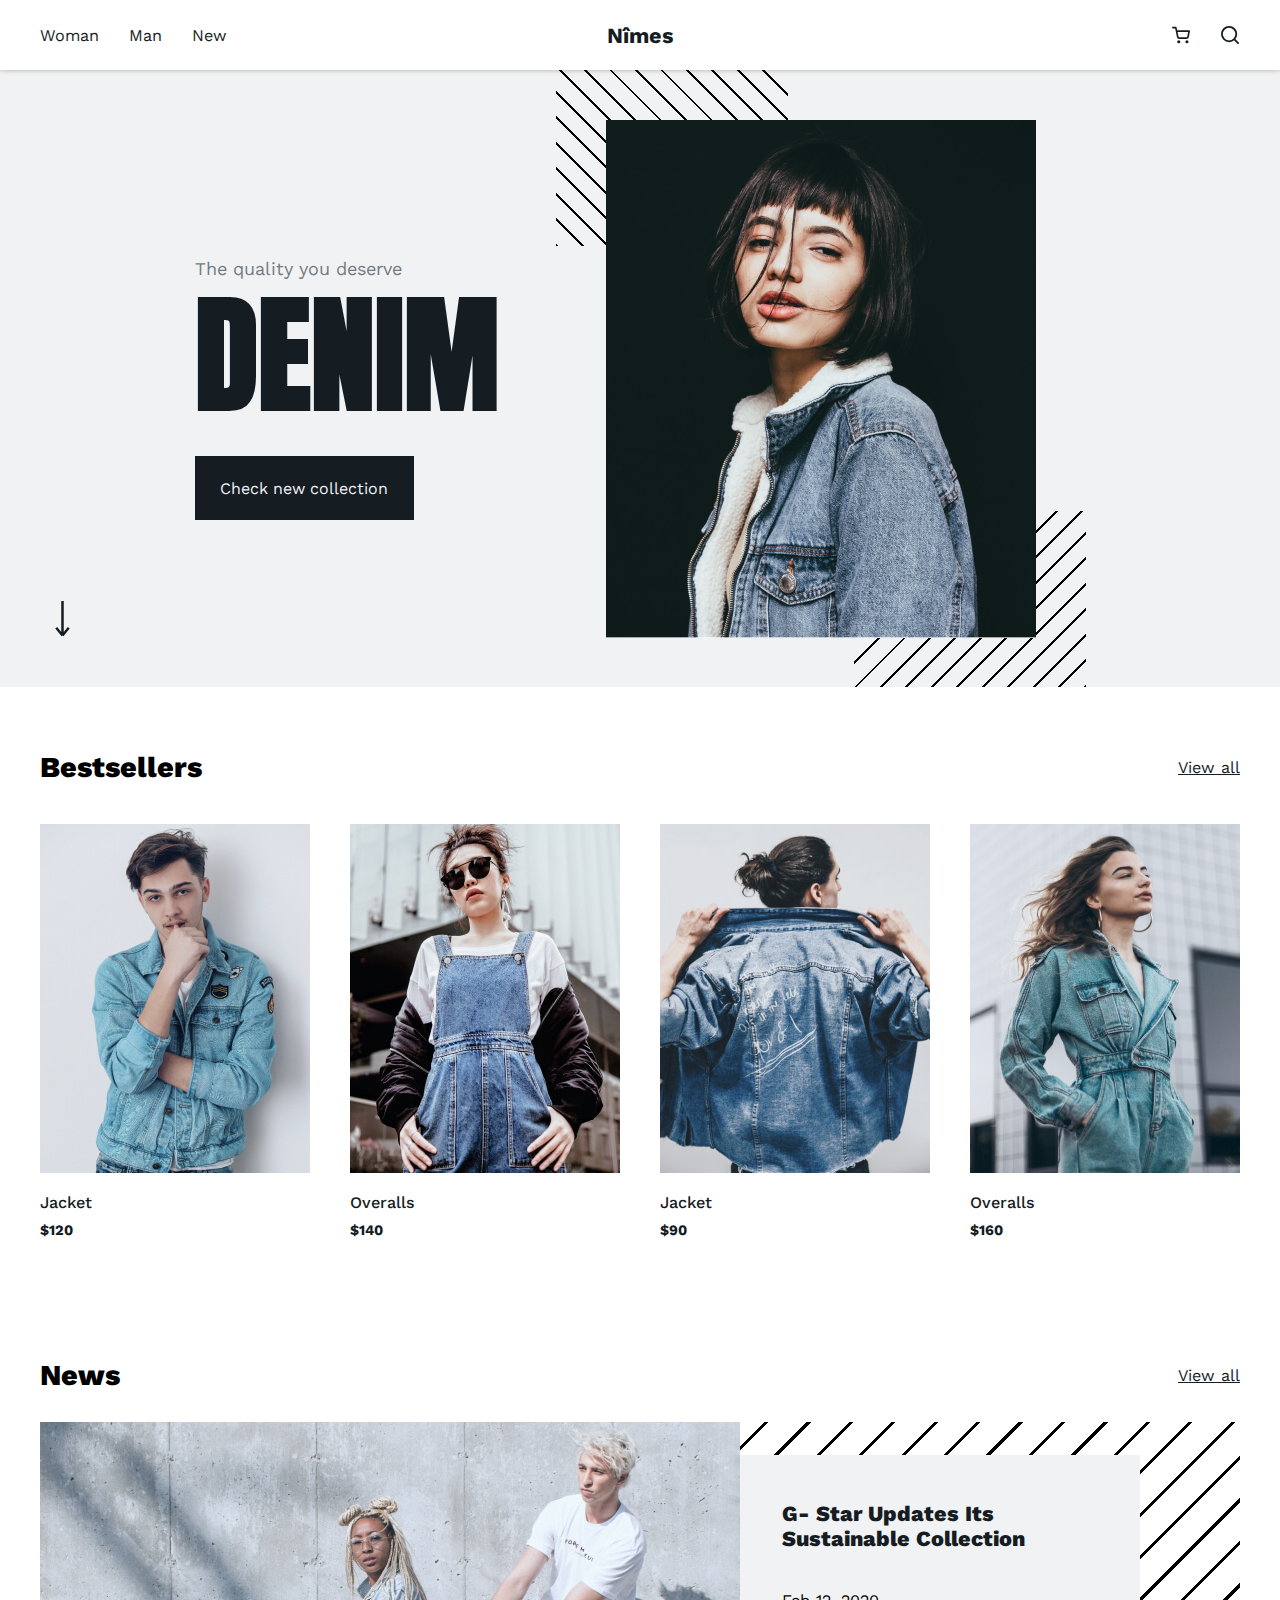
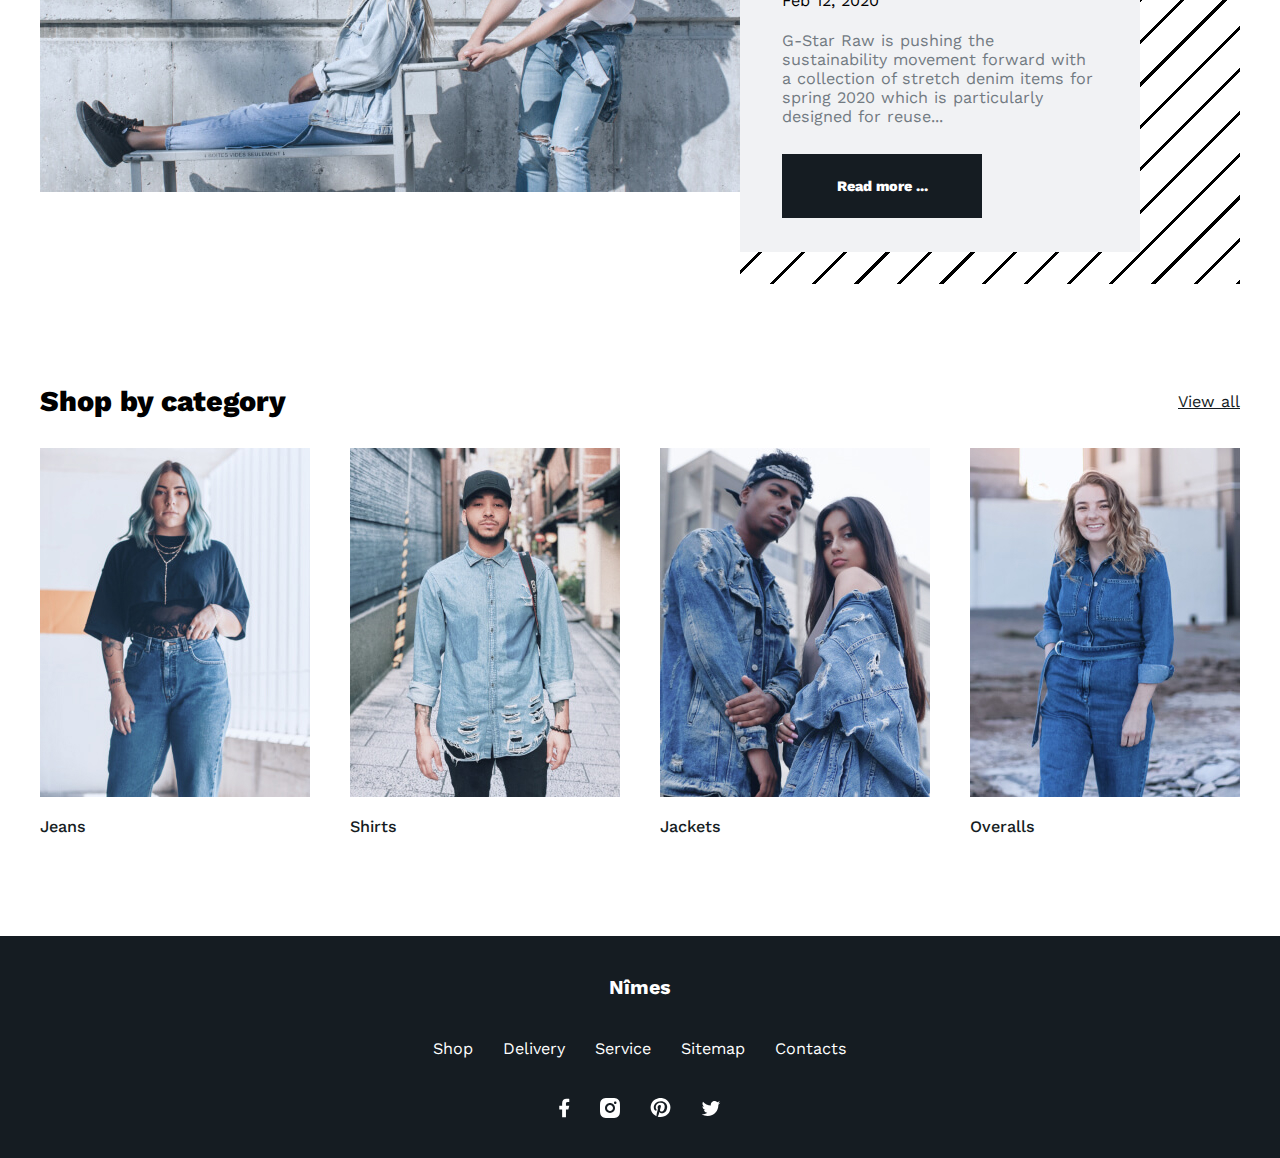
<file: Работы/index.html>
<!DOCTYPE html>
<html lang="ru">
<head>
    <meta charset="UTF-8">
    <meta http-equiv="X-UA-Compatible" content="IE=edge">
    <meta name="viewport" content="width=device-width, initial-scale=1.0">
    <title>Document</title>
    <link rel="stylesheet" href="./css/style.css">
    <link rel="stylesheet" href="./css/header.css">
    <link rel="stylesheet" href="./css/footer.css">
    <link rel="stylesheet" href="./css/main.css">
    <link rel="stylesheet" href="./css/bestsellers.css">
    <link rel="stylesheet" href="./css/shop-by-category.css">
    <link rel="stylesheet" href="./css/news.css">
    <link rel="stylesheet" href="./css/cover.css">

    <link rel="preconnect" href="https://fonts.googleapis.com">
    <link rel="preconnect" href="https://fonts.gstatic.com" crossorigin>
    <link href="https://fonts.googleapis.com/css2?family=Work+Sans:wght@500;700&display=swap" rel="stylesheet">

    <link rel="preconnect" href="https://fonts.googleapis.com">
    <link rel="preconnect" href="https://fonts.gstatic.com" crossorigin>
    <link href="https://fonts.googleapis.com/css2?family=Anton&display=swap" rel="stylesheet">
</head>
<body>

    <header class="page-header">
        <div class="container">
            <nav>
                <ul class="left-menu">
                    <li class="left-menu-item">
                        <a href="#">Woman</a>
                    </li>
                    <li class="left-menu-item">
                        <a href="#">Man</a>
                    </li>
                    <li class="left-menu-item">
                        <a href="#">New</a>
                    </li>
                </ul>

                <a class="logo" href="#">Nîmes</a>
                
                <ul class="right-menu">
                    <li class="right-menu-item">
                        <a href="#">
                            <img src="./img/basket.svg" width="18" height="18">
                        </a>
                    </li>
                    <li class="right-menu-item">
                        <a href="#">
                            <img src="./img/search.svg" width="20" height="18">
                        </a>
                    </li>
                </ul>
            </nav>
        </div>
    </header>

    <main>
        <section class="cover" id="cover">
            <div class="container">
                <div class="column-left">
                    <p>The quality you deserve</p>
                    <h1>DENIM</h1>
                    <a href="#" class="button">Check new collection</a>
                </div>
                    
                <div class="column-right">
                    <div class="background-left"></div>
                    <img src="./img/cover/matheus 1.jpg">
                    <div class="background-right"></div>
                </div>

                <a href="#bestsellers" class="arrow">
                    <img src="./img/arrow.svg">
                </a>
            </div>
        </section>


        <section class="bestsellers" id="bestsellers">
            <div class="container">
                <div class="row-top">
                    <h2>Bestsellers</h2>
                    <a href="#">View all</a>
                </div>

                <div class="products-list">
                    <a href="#" class="products-list-item">
                        <h3>Jacket</h3>
                        <img src="./img/bestsellers/Jacket.jpg">
                        <b>$120</b>
                    </a>
                    <a href="#" class="products-list-item">
                        <h3>Overalls</h3>
                        <img src="./img/bestsellers/Overalls.jpg">
                        <b>$140</b>
                    </a>
                    <a href="#" class="products-list-item">
                        <h3>Jacket</h3>
                        <img src="./img/bestsellers/Jacket-1.jpg">
                        <b>$90</b>
                    </a>
                    <a href="#" class="products-list-item">
                        <h3>Overalls</h3>
                        <img src="./img/bestsellers/Overalls-1.jpg">
                        <b>$160</b>
                    </a>
                </div>
            </div>
        </section>

        <section class="news" id="news">
            <div class="container">
                <div class="row-top">
                    <h2>News</h2>
                    <a href="#">View all</a>
                </div>
                <div class="news-content">
                    <img src="./img/news/news.jpg" height="370">
                    <div class="column-right">
                        <div class="inner-wrapper">
                            <h3>G- Star Updates Its<br>Sustainable Collection</h3>
                            <time>Feb 12, 2020</time>
                            <p>G-Star Raw is pushing the sustainability movement forward with a collection of stretch denim items for spring 2020 which is particularly designed for reuse...</p>
                            <a href="#" class="button">Read more ...</a>
                        </div>
                    </div> 
                </div>
            </div>
        </section>

        <section class="shop-by-category" id="shop-by-category">
            <div class="container">
                <div class="row-top">
                    <h2>Shop by category</h2>
                    <a href="#">View all</a>
                </div>

                <div class="category-list">
                    <a href="#" class="category-list-item">
                        <h3>Jeans</h3>
                        <img src="./img/categories/Jeans-category.jpg">
                    </a>
                    <a href="#" class="category-list-item">
                        <h3>Shirts</h3>
                        <img src="./img/categories/Shirts-category.jpg">
                    </a>
                    <a href="#" class="category-list-item">
                        <h3>Jackets</h3>
                        <img src="./img/categories/Jackets-category.jpg">
                    </a>
                    <a href="#" class="category-list-item">
                        <h3>Overalls</h3>
                        <img src="./img/categories/Overalls-category.jpg">
                    </a>
                </div>
            </div>
        </section>
    </main>

    <footer class="page-footer">
        <div class="container">
            <a class="footer-logo" href="#">Nîmes</a>

            <ul class="navigation-list">
                <li class="navigation-list-item">
                    <a href="#">Shop</a>
                </li>
                <li class="navigation-list-item">
                    <a href="#">Delivery</a>
                </li>
                <li class="navigation-list-item">
                    <a href="#">Service</a>
                </li>
                <li class="navigation-list-item">
                    <a href="#">Sitemap</a>
                </li>
                <li class="navigation-list-item">
                    <a href="#">Contacts</a>
                </li>
            </ul>

            <ul class="social-list">
                <li class="social-list-item">
                    <img src="./img/facebook.svg" width="11" height="20">
                </li>
                <li class="social-list-item">
                    <img src="./img/instagram.svg" width="20" height="20">
                </li>
                <li class="social-list-item">
                    <img src="./img/pinterest.svg" width="21" height="20">
                </li>
                <li class="social-list-item">
                    <img src="./img/twitter.svg" width="20" height="17">
                </li>
            </ul>
        </div>
    </footer>

</body>
</html>
</file>
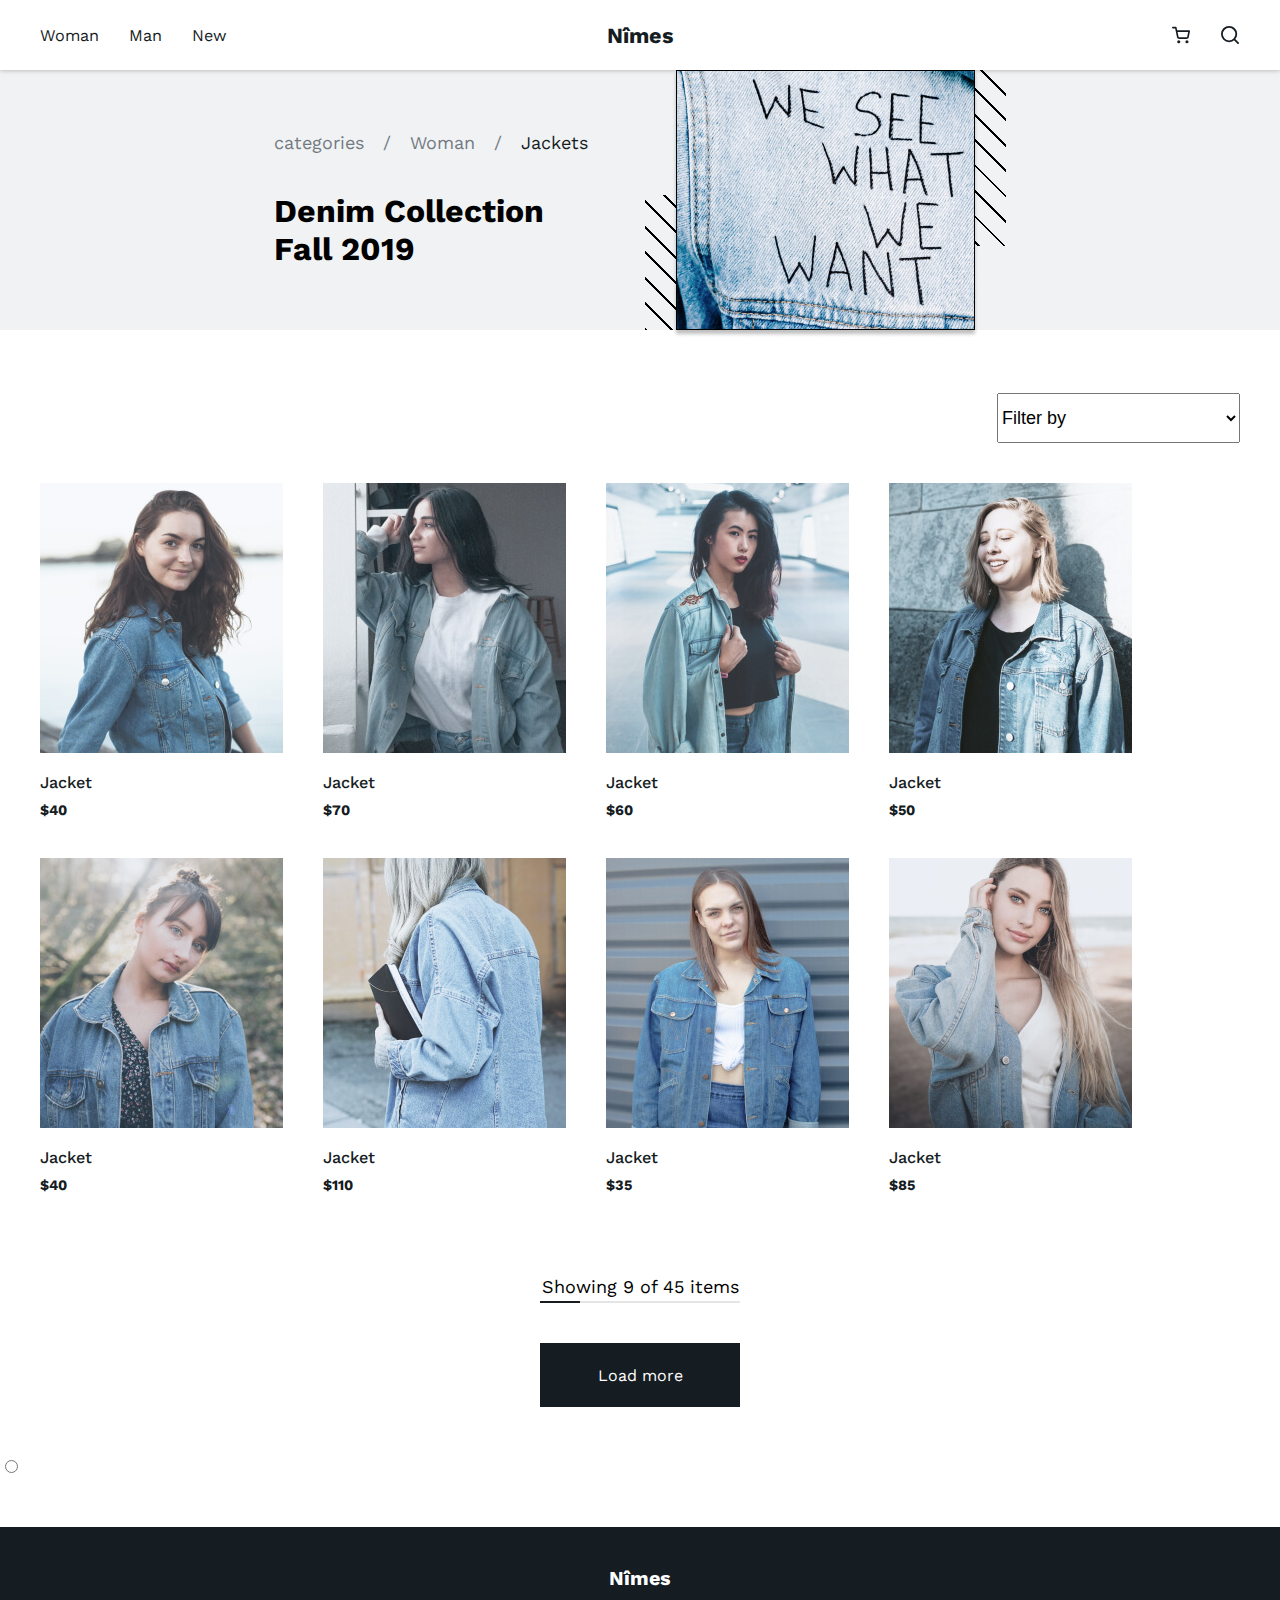
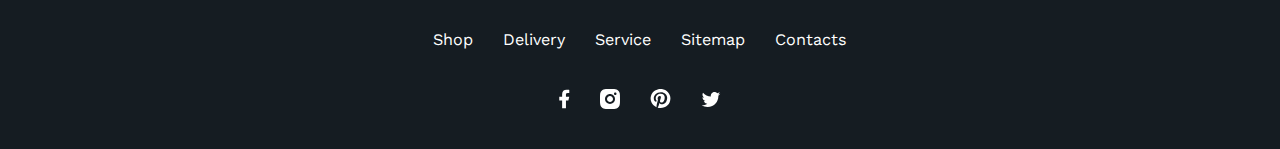
<file: Работы/catalog.html>
<!DOCTYPE html>
<html lang="ru">
<head>
    <meta charset="UTF-8">
    <meta http-equiv="X-UA-Compatible" content="IE=edge">
    <meta name="viewport" content="width=device-width, initial-scale=1.0">
    <title>Document</title>
    <link rel="stylesheet" href="./css/style.css">
    <link rel="stylesheet" href="./css/header.css">
    <link rel="stylesheet" href="./css/footer.css">
    <link rel="stylesheet" href="./css/bestsellers.css">
    <link rel="stylesheet" href="./css/cover-catalog.css">
    <link rel="stylesheet" href="./css/scale.css">
    
    <link rel="preconnect" href="https://fonts.googleapis.com">
    <link rel="preconnect" href="https://fonts.gstatic.com" crossorigin>
    <link href="https://fonts.googleapis.com/css2?family=Work+Sans:wght@500;700&display=swap" rel="stylesheet">

    <link rel="preconnect" href="https://fonts.googleapis.com">
    <link rel="preconnect" href="https://fonts.gstatic.com" crossorigin>
    <link href="https://fonts.googleapis.com/css2?family=Anton&display=swap" rel="stylesheet">
</head>
<body>

    <header class="page-header">
        <div class="container">
            <nav>
                <ul class="left-menu">
                    <li class="left-menu-item">
                        <a href="#">Woman</a>
                    </li>
                    <li class="left-menu-item">
                        <a href="#">Man</a>
                    </li>
                    <li class="left-menu-item">
                        <a href="#">New</a>
                    </li>
                </ul>

                <a class="logo" href="#">Nîmes</a>
                
                <ul class="right-menu">
                    <li class="right-menu-item">
                        <a href="#">
                            <img src="./img/basket.svg" width="18" height="18">
                        </a>
                    </li>
                    <li class="right-menu-item">
                        <a href="#">
                            <img src="./img/search.svg" width="20" height="18">
                        </a>
                    </li>
                </ul>
            </nav>
        </div>
    </header>

    <main>
        <section class="cover-catalog">
            <div class="container">
                <div class="column-left">
                    <div class="links"><a href="#">categories</a> / <a href="#">Woman</a> / <a href="#">Jackets</a></div>
                    <h1>Denim Collection<br>Fall 2019</h1>
                </div>
                <div class="column-right">
                    <img src="./img/catalog/61.png">
                </div>
            </div>
        </section>

        <section class="bestsellers">
            <div class="container">
                <div class="row-top" style="justify-content: flex-end;">
                    <select name="">
                        <option value="">Filter by</option>
                        <option value="">1</option>
                        <option value="">2</option>
                        <option value="">3</option>
                    </select>
                </div>

                <div class="products-list" style="flex-wrap: wrap;">
                    <a href="#" class="products-list-item">
                        <h3>Jacket</h3>
                        <img src="./img/catalog/jacket-5.jpg">
                        <b>$40</b>
                    </a>
                    <a href="#" class="products-list-item">
                        <h3>Jacket</h3>
                        <img src="./img/catalog/jacket-2.jpg">
                        <b>$70</b>
                    </a>
                    <a href="#" class="products-list-item">
                        <h3>Jacket</h3>
                        <img src="./img/catalog/jacket-4.jpg">
                        <b>$60</b>
                    </a>
                    <a href="#" class="products-list-item">
                        <h3>Jacket</h3>
                        <img src="./img/catalog/jacket-6.jpg">
                        <b>$50</b>
                    </a>

                    <a href="#" class="products-list-item">
                        <h3>Jacket</h3>
                        <img src="./img/catalog/jacket-8.jpg">
                        <b>$40</b>
                    </a>
                    <a href="#" class="products-list-item">
                        <h3>Jacket</h3>
                        <img src="./img/catalog/jacket-1.jpg">
                        <b>$110</b>
                    </a>
                    <a href="#" class="products-list-item">
                        <h3>Jacket</h3>
                        <img src="./img/catalog/jacket-3.jpg">
                        <b>$35</b>
                    </a>
                    <a href="#" class="products-list-item">
                        <h3>Jacket</h3>
                        <img src="./img/catalog/jacket-7.jpg">
                        <b>$85</b>
                    </a>
                </div>

                <div class="scale">
                    <p>Showing 9 of 45 items</p>
                    <div class="scale-empty">
                        <div class="scale-comletion"></div>
                    </div>
                    <a href="#" class="button">Load more</a>
                </div>
            </div>
        </section>
        <input type="radio" name="key">
    </main>

    <footer class="page-footer">
        <div class="container">
            <a class="footer-logo" href="#">Nîmes</a>

            <ul class="navigation-list">
                <li class="navigation-list-item">
                    <a href="#">Shop</a>
                </li>
                <li class="navigation-list-item">
                    <a href="#">Delivery</a>
                </li>
                <li class="navigation-list-item">
                    <a href="#">Service</a>
                </li>
                <li class="navigation-list-item">
                    <a href="#">Sitemap</a>
                </li>
                <li class="navigation-list-item">
                    <a href="#">Contacts</a>
                </li>
            </ul>

            <ul class="social-list">
                <li class="social-list-item">
                    <img src="./img/facebook.svg" width="11" height="20">
                </li>
                <li class="social-list-item">
                    <img src="./img/instagram.svg" width="20" height="20">
                </li>
                <li class="social-list-item">
                    <img src="./img/pinterest.svg" width="21" height="20">
                </li>
                <li class="social-list-item">
                    <img src="./img/twitter.svg" width="20" height="17">
                </li>
            </ul>
        </div>
    </footer>

</body>
</html>
</file>
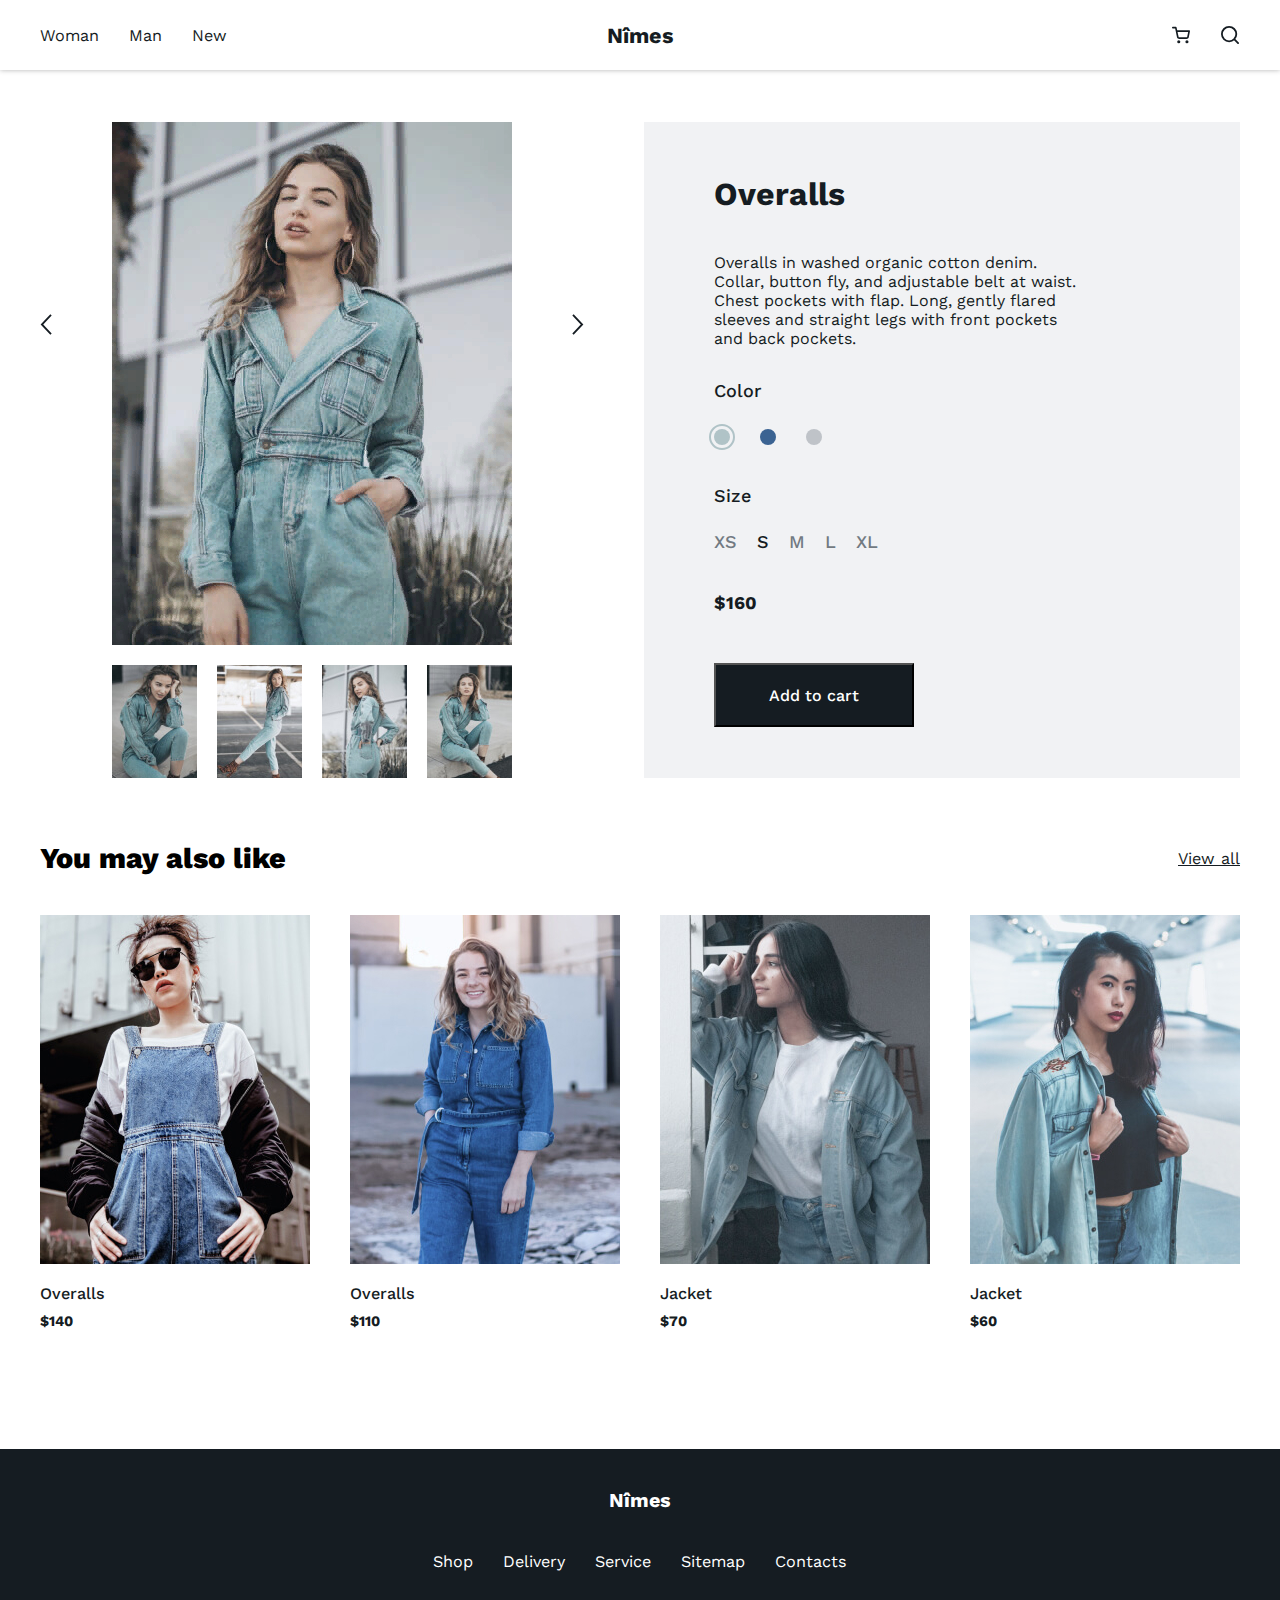
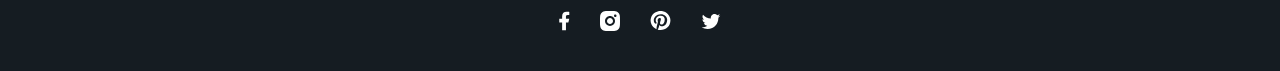
<file: Работы/product.html>
<!DOCTYPE html>
<html lang="ru">
<head>
    <meta charset="UTF-8">
    <meta http-equiv="X-UA-Compatible" content="IE=edge">
    <meta name="viewport" content="width=device-width, initial-scale=1.0">
    <title>Document</title>
    <link rel="stylesheet" href="./css/style.css">
    <link rel="stylesheet" href="./css/header.css">
    <link rel="stylesheet" href="./css/footer.css">
    <link rel="stylesheet" href="./css/main.css">
    <link rel="stylesheet" href="./css/bestsellers.css">
    <link rel="stylesheet" href="./css/shop-by-category.css">
    <link rel="stylesheet" href="./css/news.css">
    <link rel="stylesheet" href="./css/cover.css">
    <link rel="stylesheet" href="./css/product.css">

    <link rel="preconnect" href="https://fonts.googleapis.com">
    <link rel="preconnect" href="https://fonts.gstatic.com" crossorigin>
    <link href="https://fonts.googleapis.com/css2?family=Work+Sans:wght@500;700&display=swap" rel="stylesheet">

    <link rel="preconnect" href="https://fonts.googleapis.com">
    <link rel="preconnect" href="https://fonts.gstatic.com" crossorigin>
    <link href="https://fonts.googleapis.com/css2?family=Anton&display=swap" rel="stylesheet">
</head>
<body>

    <header class="page-header">
        <div class="container">
            <nav>
                <ul class="left-menu">
                    <li class="left-menu-item">
                        <a href="#">Woman</a>
                    </li>
                    <li class="left-menu-item">
                        <a href="#">Man</a>
                    </li>
                    <li class="left-menu-item">
                        <a href="#">New</a>
                    </li>
                </ul>

                <a class="logo" href="#">Nîmes</a>
                
                <ul class="right-menu">
                    <li class="right-menu-item">
                        <a href="#">
                            <img src="./img/basket.svg" width="18" height="18">
                        </a>
                    </li>
                    <li class="right-menu-item">
                        <a href="#">
                            <img src="./img/search.svg" width="20" height="18">
                        </a>
                    </li>
                </ul>
            </nav>
        </div>
    </header>

    <main>
        <section class="product">
            <div class="container">
                <div class="product-all">
                    <button class="arrow-btn prev-btn"></button>
                    <div class="product-img">
                        <img src="./img/product/overalls-1.jpg">
                        <div class="product-img-mini">
                            <img src="./img/product/overalls-2.jpg">
                            <img src="./img/product/overalls-3.jpg">
                            <img src="./img/product/overalls-4.jpg">
                            <img src="./img/product/overalls-5.jpg">
                        </div>
                    </div>
                    <button class="arrow-btn next-btn"></button>
                </div>

                <div class="description">
                    <h1>Overalls</h1>
                    <p>Overalls in washed organic cotton denim. Collar, button fly, and adjustable belt at waist. Chest pockets with flap. Long, gently flared sleeves and straight legs with front pockets and back pockets.</p>
                    <form action="" method="post">
                        <h2>Color</h2>
                        <div class="form-group">
                            <input type="radio" name="color" value="" id="color-1" checked>
                            <label for="color-1"></label>

                            <input type="radio" name="color" value="" id="color-2">
                            <label for="color-2"></label>

                            <input type="radio" name="color" value="" id="color-3">
                            <label for="color-3"></label>
                        </div>
                        <h2>Size</h2>
                        <div class="size">
                            <input type="radio" name="size" value="" id="size-1">
                            <label for="size-1">XS</label>

                            <input type="radio" name="size" value="" id="size-2" checked>
                            <label for="size-2">S</label>

                            <input type="radio" name="size" value="" id="size-3">
                            <label for="size-3">M</label>

                            <input type="radio" name="size" value="" id="size-4">
                            <label for="size-4">L</label>

                            <input type="radio" name="size" value="" id="size-5">
                            <label for="size-5">XL</label>
                        </div>
                        <b>$160</b>
                        <input type="hidden" name="product-id" value="">
                        <input type="submit" value="Add to cart" class="button">
                    </form>
                </div>
        </section>
            </div>
        </div>
        <section class="bestsellers">
            <div class="container">
                <div class="row-top">
                    <h2>You may also like</h2>
                    <a href="#">View all</a>
                </div>
                <div class="products-list" style="flex-wrap: wrap;">
                    <a href="#" class="products-list-item">
                        <h3>Overalls</h3>
                        <img src="./img/bestsellers/Overalls.jpg">
                        <b>$140</b>
                    </a>
                    <a href="#" class="products-list-item">
                        <h3>Overalls</h3>
                        <img src="./img/categories/Overalls-category.jpg">
                        <b>$110</b>
                    </a>
                    <a href="#" class="products-list-item">
                        <h3>Jacket</h3>
                        <img src="./img/product/jacket-1.jpg">
                        <b>$70</b>
                    </a>
                    <a href="#" class="products-list-item">
                        <h3>Jacket</h3>
                        <img src="./img/product/jacket-2.jpg">
                        <b>$60</b>
                    </a>
                </div>
            </div>
        </section>
    </main>

    <footer class="page-footer">
        <div class="container">
            <a class="footer-logo" href="#">Nîmes</a>

            <ul class="navigation-list">
                <li class="navigation-list-item">
                    <a href="#">Shop</a>
                </li>
                <li class="navigation-list-item">
                    <a href="#">Delivery</a>
                </li>
                <li class="navigation-list-item">
                    <a href="#">Service</a>
                </li>
                <li class="navigation-list-item">
                    <a href="#">Sitemap</a>
                </li>
                <li class="navigation-list-item">
                    <a href="#">Contacts</a>
                </li>
            </ul>

            <ul class="social-list">
                <li class="social-list-item">
                    <img src="./img/facebook.svg" width="11" height="20">
                </li>
                <li class="social-list-item">
                    <img src="./img/instagram.svg" width="20" height="20">
                </li>
                <li class="social-list-item">
                    <img src="./img/pinterest.svg" width="21" height="20">
                </li>
                <li class="social-list-item">
                    <img src="./img/twitter.svg" width="20" height="17">
                </li>
            </ul>
        </div>
    </footer>

</body>
</html>
</file>
<file: Работы/css/style.css>
body {
    margin: 0;
    background-color: #FFF;
}

img {
    display: block;
}

.container {
    max-width: 1200px;
    margin: 0 auto;
}

html {
    scroll-behavior: smooth;
}

.button {
    transition-duration: 300ms;
    text-decoration: none;
}

.button:hover {
    transform: scale(1.1);
}
</file>
<file: Работы/css/header.css>
:root {
    --h-scale: 0.9;
}

.page-header {
    position: relative;
    box-shadow: 0 0 5px rgba(0, 0, 0, 0.3);
    background-color: #fff;
    font-family: 'Work Sans', sans-serif;
}

.page-header nav {
    position: relative;
    display: flex;
    justify-content: space-between;
    align-items: center;
    height: 70px;
}

.page-header nav ul {
    display: flex;
    justify-content: center;
    list-style: none;
    margin: 0;
    padding: 0;
}

.page-header nav ul li a {
    text-decoration: none;
    color: #151C22;
    font-size: calc(18px * var(--h-scale));
}

.logo {
    transform: translate(-50%, -50%);
    position: absolute;
    top: 50%;
    left: 50%;
    font-size: calc(25px * var(--h-scale));
    font-weight: 700;
    text-decoration: none;
    color: #151C22;
}

.page-header nav ul li:not(:first-child) {
    margin-left: 30px;
}

.search {
    display: flex;
    justify-content: center;
}

.box:not(:nth-child(2n)) {
    margin: 0 30px 0 0;
}

.logo {
    font-size: calc(24px * var(--h-scale));
}
</file>
<file: Работы/css/footer.css>
:root {
    --f-scale: 0.9;
}

.page-footer {
    background-color: #151C22;
    font-family: 'Work Sans', sans-serif;
    margin-top: 50px;
}

.page-footer .container {
    flex-direction: column;
    height: 222px;
    display: flex;
    justify-content: space-evenly;
    align-items: center;
}

.nimes {
    font-size: calc(24px * var(--f-scale));
    margin: 0;
}

.navigation-list {
    list-style: none;
    display: flex;
    color: #fff;
    font-size: calc(18px * var(--f-scale));
    margin: 0;
    padding: 0;
}

.navigation-list-item:not(:first-child) {
    margin-left: 30px;
    text-decoration: none;

}

.page-footer .container ul li a {    
    text-decoration: none;
    color: #ffffff;
}

.social-list {
    margin: 0;
    list-style: none;
    display: flex;
    align-items: center;
    padding: 0;
}

.social-list-item:not(:first-child) {
    margin-left: 30px;
}

.footer-logo {
    display: flex;
    align-items: center;
    text-decoration: none;
    color: #fff;
    font-size: calc(22px * var(--f-scale));
    font-weight: 700;
}
</file>
<file: Работы/css/main.css>
main {
    height: auto;
    background-color: #FFF;
}
</file>
<file: Работы/css/bestsellers.css>
:root {
    --b-scale: 0.9;
}

.bestsellers {
    padding: 63px 0 50px;
    font-family: 'Work Sans', sans-serif;
}

.bestsellers b {
    color: #151C22;
    display: block;
    margin-top: 10px;
    font-size: calc(16px * var(--b-scale));
}

.bestsellers .row-top {
    display: flex;
    justify-content: space-between;
    align-items: center;    
    padding: 0;   
}

.bestsellers .row-top select {
    width: 243px;
    height: 50px;
    font-size: 18px;
}

.bestsellers .row-top a {
    color: #151C22;
    font-size: calc(18px * var(--b-scale));
}

.bestsellers .row-top h2 {
    font-weight: 800;
    font-size: calc(32px * var(--b-scale));
    margin: 0;
}

.bestsellers .products-list {
    flex-direction: column;
    display: flex;
    margin-top: 20px;
}
@media (min-width: 768px) {
    .bestsellers .products-list {
        flex-direction: row;
    }
}

.bestsellers h3 {
    color: #151C22;
    font-weight: 500;
    margin: 0;
    margin-top: 20px;
    font-size: calc(18px * var(--b-scale));
}

.bestsellers .products-list .products-list-item {
    transition-duration: 300ms;
    text-decoration: none;
    display: flex;
    flex-direction: column;
    margin: 20px 0;
}

.bestsellers .products-list .products-list-item:not(:nth-child(4n)) {
    margin-right: 40px;
}

.bestsellers .products-list .products-list-item:hover {
    transform: translateY(-5px);
}

.bestsellers .products-list .products-list-item img {
    order: -1;
}
</file>
<file: Работы/css/shop-by-category.css>
:root {
    --s-scale: 0.9;
}

.shop-by-category {
    padding: 50px 0;
    font-family: 'Work Sans', sans-serif;
}

.shop-by-category .row-top{
    display: flex;
    justify-content: space-between;
    align-items: center;    
    padding: 0;  
}

.shop-by-category .category-list {
    display: flex;
    justify-content: space-between;
    align-items: flex-end;
    margin-top: 30px;     
    padding: 0; 
}

.shop-by-category  a{
    color: #151C22;
    font-size: calc(18px * var(--b-scale));
}

.shop-by-category .row-top h2 {
    font-weight: 800;
    font-size: calc(32px * var(--b-scale));
    margin: 0;
}

.shop-by-category h3 {
    font-weight: 500;
    margin: 0;
    font-size: calc(18px * var(--b-scale));
    margin-top: 20px;
}

.shop-by-category .category-list .category-list-item {
    display: flex;
    flex-direction: column;
    transition-duration: 300ms;
    text-decoration: none;
}

.shop-by-category .category-list .category-list-item img {
    order: -1;
}

.shop-by-category .category-list .category-list-item:hover {
    transform: translateY(-5px);
}
</file>
<file: Работы/css/news.css>
/* .news, .news * { */
    /* border: 1px solid; */
    /* box-sizing: border-box; */
/* } */

:root {
    --n-scale: 0.9;
}

.news {
    display: none;
    padding: 50px 0;
    font-family: 'Work Sans', sans-serif;
}
@media (min-width: 768px) {
    .news {
        display: flex;
    }
}

.news .row-top {
    display: flex;
    justify-content: space-between;
    align-items: center;    
    padding: 0; 
}

.news .news-content {
    margin-top: 30px;
    display: flex;
    align-content: center;
}

.news .row-top h2 {
    margin: 0;
    font-weight: 800;
    font-size: calc(32px * var(--n-scale));;
}

.news .row-top a {
    color: #151C22;
    font-size: calc(18px * var(--n-scale));
}

.news .column-right {
    display: flex;
    align-items: center;
    height: 462px;
    width: 500px;
    background-image:
        repeating-linear-gradient(
            -45deg,
            #000, #000 3px,
            transparent 3px, transparent 30px
        ); 
}

.news .column-right .inner-wrapper {
    box-sizing: border-box;
    padding-left: 42px;
    padding-top: 46px;
    padding-right: 42px;
    margin: 0;
    height: 397px;
    width: 400px;
    background-color: #f1f2f4;
}

.news .column-right .inner-wrapper h3 {
    margin: 0;
    font-size: calc(24px * var(--n-scale));
    font-weight: 800;
    color: #151C22;
}

.news .column-right .inner-wrapper time {
    display: inline-block;
    margin-top: 40px;
    font-size: calc(18px * var(--n-scale));
    font-weight: 400;
}

.news .column-right .inner-wrapper p {
    margin: 0;
    margin-top: 21px;
    font-size: calc(18px * var(--n-scale));
    font-weight: 400;
    color: #727A82;
}

.news .column-right .inner-wrapper a {
    text-decoration: none;
    margin-top: 28px;
    display: flex;
    justify-content: center;
    align-items: center;
    font-size: calc(16px * var(--n-scale));
    font-weight: 800;
    color: #fff;
    background-color: #151C22;
    height: 64px;
    width: 200px;
}
</file>
<file: Работы/css/cover.css>
.cover {
    background-color: #F1F2F4;
}

.cover .container {
    display: none;
    position: relative;
    height: 617px;
    justify-content: center;
    align-items: center;
}
@media (min-width: 768px) {
    .cover .container {
        display: flex;
    }
}

.cover .column-left {
    margin-right: 56px;
    display: flex;
    flex-direction: column;
}

.cover .column-left p {
    position: relative;
    font-family: 'Work Sans', sans-serif;
    font-size: 18px;
    color: #727A82;
    margin: 0;
    top: 21px;
}

.cover .column-left h1 {
    font-family: 'Anton', sans-serif;
    font-size: 128px;
    color: #151C22;
    margin: 0;
    text-transform: uppercase;
}

.cover .column-left a {
    margin-top: 5px;
    display: flex;
    justify-content: center;
    align-items: center;
    height: 64px;
    width: 219px;
    background-color: #151C22;
    color: #F1F2F4;
    font-family: 'Work Sans', sans-serif;
    font-size: 16px;
}

.cover .column-right {
    position: relative;
    width: 530px;
    height: 617px;
    display: flex;
    justify-content: center;
    align-items: center;
}

.cover .column-right img {
    z-index: 1;
}

.cover .column-right::after,
.cover .column-right::before {
    content: "";
    position: absolute;
    margin: 0;
    height: 176px;
    width: 232px;
}

.cover .column-right::after {
    top: 0;
    left: 0;
    background-image:
        repeating-linear-gradient(
            45deg,
            #000, #000 2px,
            transparent 2px, transparent 18px
        ); 
} 

.cover .column-right::before {
    right: 0;
    bottom: 0;
    background-image:
        repeating-linear-gradient(
            -45deg,
            #000, #000 2px,
            transparent 2px, transparent 18px
        ); 
} 

.cover .arrow {
    position: absolute;
    bottom: 49.5px;
    left: 15px;
    transition-duration: 300ms;
}

.cover .arrow img {
    width: 15px;
}

.cover .arrow:hover {
    transform: translateY(10px);
}
</file>
<file: Работы/css/cover-catalog.css>
.cover-catalog {
    background-color: #F1F2F4;
}

.cover-catalog .container {
    display: flex;
    align-self: center;
    justify-content: center;
    height: 260px;   
}

.cover-catalog .container .column-left {
    width: 371px;
    display: flex;
    flex-direction: column;
    align-self: center;
}

.cover-catalog .container .column-left .links {
    display: flex;
    flex-direction: row;
    justify-content: space-between;
    font-family: 'Work Sans', sans-serif;
    font-size: 18px;
    color: #727A82;
    margin-right: 57px;
}

.cover-catalog .container .column-left .links a {
    text-decoration: none;
    color: #727A82;
}

.cover-catalog .container .column-left .links a:nth-child(3n) {
    color: #151C22;
}

.cover-catalog .container .column-left h1 {
    font-size: 32px;
    font-family: 'Work Sans', sans-serif;
    margin: 0;
    margin-top: 39px;
}

.cover-catalog .container .column-right {
    display: flex;
    justify-content: center;
    align-items: center;
    position: relative;
    width: 361px;

}

.cover-catalog .container .column-right::before,
.cover-catalog .container .column-right::after {
    content: "";
    position: absolute;
}

.cover-catalog .container .column-right::before {
    bottom: 0;
    left: 0;
    height: 135px;
    width: 178px;
    background-image:
        repeating-linear-gradient(
            45deg,
            #000, #000 2px,
            transparent 2px, transparent 18px
        );
}

.cover-catalog .container .column-right::after {
    top: 0;
    right: 0;
    height: 176px;
    width: 232px;
    background-image:
        repeating-linear-gradient(
            45deg,
            #000, #000 2px,
            transparent 2px, transparent 18px
        );
}

.cover-catalog .container .column-right img {
    position: absolute;
    top: 0;
    z-index: 1;
}
</file>
<file: Работы/css/scale.css>
.scale {
    margin-top: 63px;
    display: flex;
    flex-direction: column;
    justify-content: center;
    align-items: center;
}

.scale p {
    font-family: 'Work Sans', sans-serif;
    font-size: 18px;
    margin: 0;
}

.scale a {
    display: flex;
    justify-content: center;
    align-items: center;
    background-color: #151C22;
    color: #fff;
    font-family: 'Work Sans', sans-serif;
    font-size: 16px;
    width: 200px;
    height: 64px;
    margin-top: 40px;
}

.scale .scale-empty{
    display: flex;
    flex-direction: row;
    margin-top: 4px;
    width: 200px;
    height: 2px;
    background-color: #E5E5E5;
}


.scale .scale-comletion {
    width: 40px;
    height: 2px;
    background-color: #151C22;
}
</file>
<file: Работы/css/product.css>
.product {
    margin-top: 52px;
}


.product .container{
    display: flex;
    flex-wrap: nowrap;
    justify-content: space-between;
}

.product .container .product-all {
    display: flex;
    flex-direction: row;
    margin-right: 60px;
}

.product .container .product-all .product-img {
    margin: 0 60px;

}

.product .container .product-all .product-img img {
    margin-bottom: 20px;
}

.product .container .product-all .product-img .product-img-mini {
    display: flex;
    flex-wrap: wrap;
}

.product .container .product-all .product-img .product-img-mini img {
    margin: 0;
}

.product .container .product-all .product-img .product-img-mini img:not(:nth-child(4)) {
    margin-right: 20px;
}

.product .container .product-all .arrow-btn{
    width: 12px;
    height: 25px;
    background-repeat: no-repeat;
    background-size: contain;
    background-position: center;
    margin-top: 190px;
    border: none;
    background-color: #fff; 
}

.product .container .product-all .prev-btn {
    background-image: url("../img/product/Vector-left.svg");
}

.product .container .product-all .next-btn {
    background-image: url("../img/product/Vector-right.svg");
}

.product .container .description {
    background-color: #F1F2F4;
    padding: 53px 0 50px 70px;
    width: 100%;
}

.product .container .description h1 {
    font-family: 'Work Sans', sans-serif;
    font-size: 32px;
    font-weight: 700;
    color: #151C22;
    margin: 0;
}

.product .container .description p {
    width: 370px;
    height: 87px;
    font-family: 'Work Sans', sans-serif;
    font-size: 16px;
    font-weight: 400;
    color: #151C22;
    margin: 0;
    margin-top: 40px;
}

.product .container .description h2 {
    font-family: 'Work Sans', sans-serif;
    font-size: 18px;
    font-weight: 500;
    color: #151C22;
    margin: 0;
    margin-top: 40px;
}

.product .container .description .form-group {
    display: flex;
    align-items: center;
    margin-top: 28px;
}

.product .container .description .form-group label::before {
    content: "";
    position: absolute;
    top: 50%;
    left: 50%;
    transform: translate(-50%, -50%);
    display: block;
    border-radius: 100%;
    width: 22px;
    height: 22px;
    border: 2px solid #B0C3C7;
    display: none;
}

.product .container .description .form-group label:not(:nth-child(3n)) {
    margin-right: 30px;
}

.product .container .description .form-group label:nth-child(2) {
    background-color: #B0C3C7;
}

.product .container .description .form-group label:nth-child(2)::before {
    border-color: #B0C3C7;
}

.product .container .description .form-group label:nth-child(4) {
    background-color: #3B6392;
}

.product .container .description .form-group label:nth-child(4)::before {
    border-color: #3B6392;
}

.product .container .description .form-group label:nth-child(6) {
    background-color: #BFC3C8;
}

.product .container .description .form-group label:nth-child(6)::before {
    border-color: #BFC3C8;
}

.product .container .description .form-group label {
    display: block;
    position: relative;
    border-radius: 100%;
    width: 16px;
    height: 16px;
    transition-duration: 300ms;
}

.product .container .description .form-group label:hover {
    transform: scale(1.1)
}

input[type=radio] {
    display: none;
}

input[type=radio]:checked + label::before {
    display: block !important;
}

.product .container .description .size {
    display: flex;
    flex-direction: row;
    margin-top: 25px;
}

.product .container .description .size label {
    font-family: 'Work Sans', sans-serif;
    font-size: 18px;
    font-weight: 500;
    color: #727A82;
    transition-duration: 300ms;
    margin: 0;
}

.product .container .description .size label {
    margin-right: 20px;
}

.product .container .description .size label:hover {
    transform: scale(1.1)
}

input[type=radio]:checked + label {
    color: #151C22 !important;
}

.product .container .description b {
    font-family: 'Work Sans', sans-serif;
    display: block;
    font-size: 18px;
    font-weight: 700;
    color: #151C22;
    margin-top: 40px;
}

.product .container .description .button {
    display: flex;
    justify-content: center;
    align-items: center;
    width: 200px;
    height: 64px;
    background-color: #151C22;
    color: #FFFF;
    font-family: 'Work Sans', sans-serif;
    font-size: 16px;
    font-weight: 500;
    margin: 700;
    margin-top: 50px;
}
</file>
